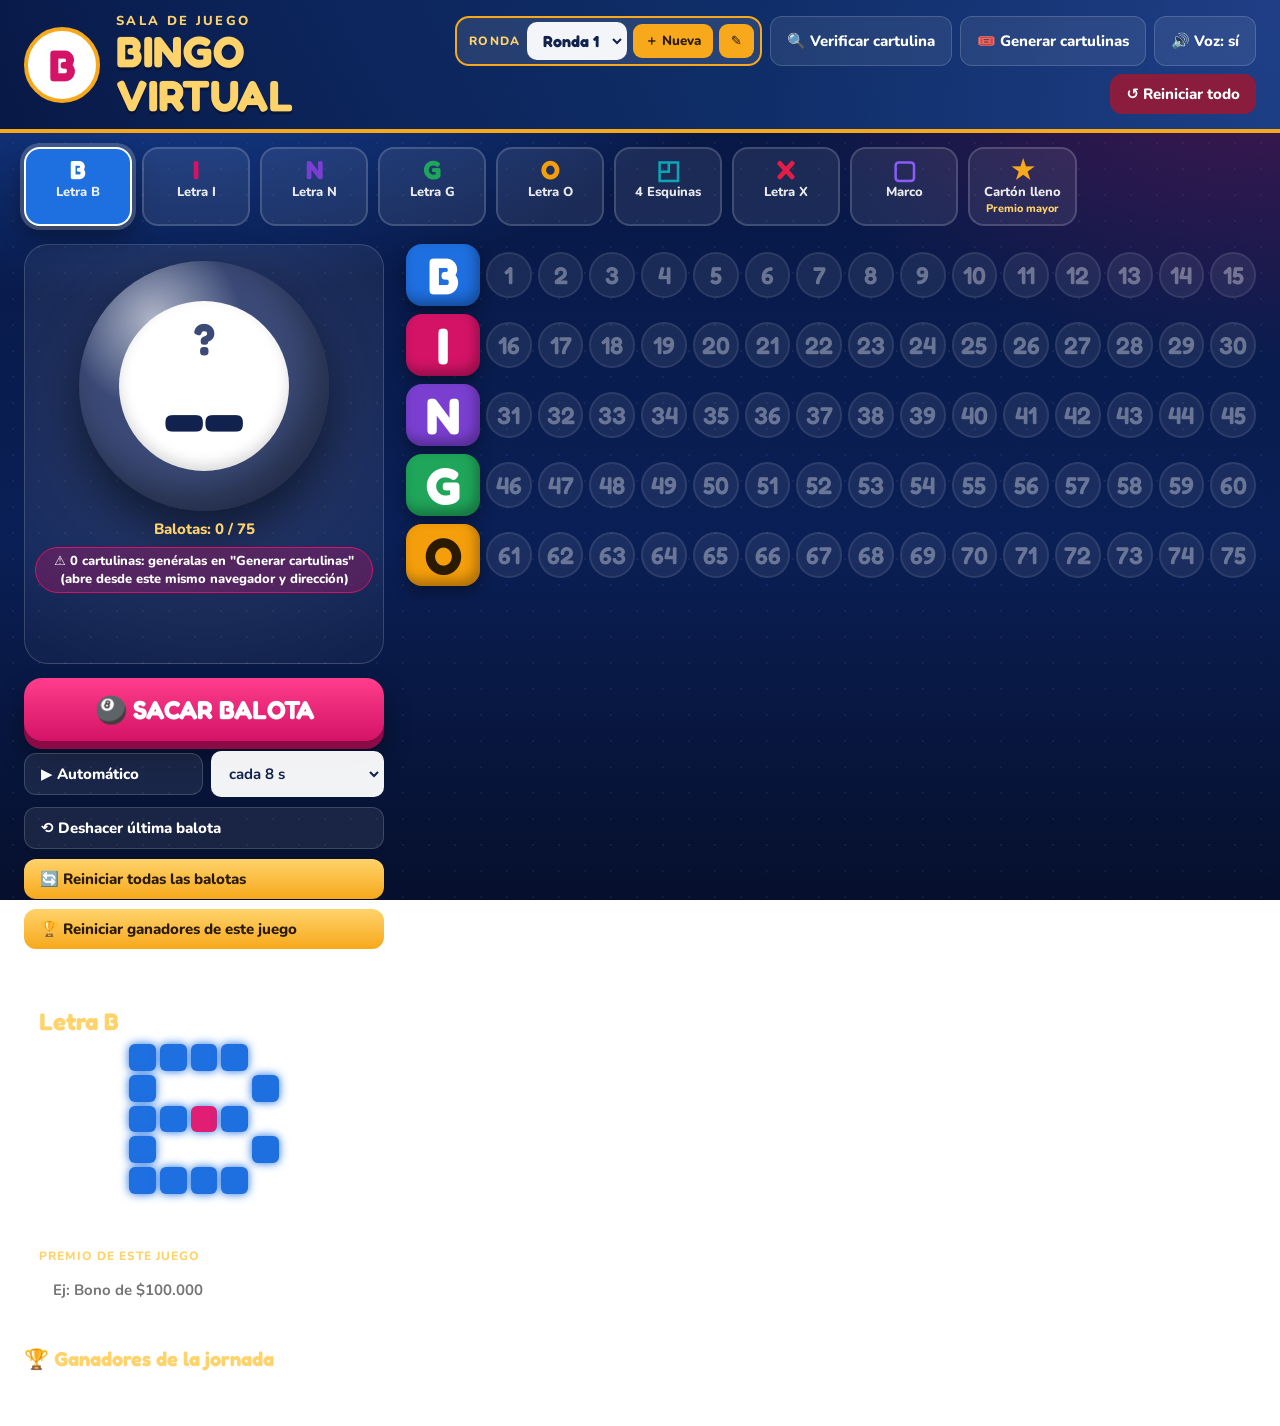
<file: index.html>
<!DOCTYPE html>
<html lang="es">
<head>
<meta charset="utf-8">
<meta name="viewport" content="width=device-width, initial-scale=1">
<title>Bingo Virtual</title>
<link rel="stylesheet" href="styles.css">
</head>
<body>
<header class="top">
  <div class="brand">
    <div class="logo-slot" id="logoSlot" title="Clic para subir tu logo">B</div>
    <div>
      <div class="club">SALA DE JUEGO</div>
      <h1>BINGO VIRTUAL</h1>
    </div>
  </div>
  <nav class="top-actions">
    <div id="roundPick"></div>
    <button class="btn ghost" id="btnVerify">🔍 Verificar cartulina</button>
    <a class="btn ghost" href="cartulinas.html" target="_blank">🎟️ Generar cartulinas</a>
    <button class="btn ghost" id="btnSound">🔊 Voz: sí</button>
    <button class="btn danger" id="btnNew">↺ Reiniciar todo</button>
  </nav>
</header>

<section class="games" id="games"></section>

<main class="stage">
  <aside class="left">
    <div class="ball-wrap">
      <div class="ball empty" id="ball"><div class="inner"><div class="l" id="bl">?</div><div class="n" id="bn">--</div></div></div>
      <div class="counter" id="counter">Balotas: 0 / 75</div>
      <div class="cardcount" id="cardCount"></div>
      <div class="last" id="last"></div>
    </div>
    <div class="controls">
      <button class="btn btn-draw" id="btnDraw">🎱 SACAR BALOTA</button>
      <div class="row2">
        <button class="btn ghost" id="btnAuto">▶ Automático</button>
        <select id="interval" title="Segundos entre balotas">
          <option value="1">⚡ rápido (prueba)</option><option value="5">cada 5 s</option><option value="8">cada 8 s</option>
          <option value="10">cada 10 s</option><option value="15">cada 15 s</option>
        </select>
      </div>
      <button class="btn ghost" id="btnUndo">⟲ Deshacer última balota</button>
      <button class="btn gold" id="btnResetBalls">🔄 Reiniciar todas las balotas</button>
      <button class="btn gold" id="btnResetWins">🏆 Reiniciar ganadores de este juego</button>
      <div style="text-align:center" class="muted">Tecla <b>Espacio</b> = sacar balota</div>
    </div>
    <div class="card-box">
      <div class="gname"><h3 id="gTitle">Letra B</h3><span id="gSub"></span></div>
      <div class="pattern" id="pattern"></div>
      <button class="btn ghost small" id="btnShowShape" style="width:100%;justify-content:center;margin-bottom:6px">👁 Ver figura en grande</button>
      <label class="lab" for="prize">PREMIO DE ESTE JUEGO</label>
      <input type="text" id="prize" placeholder="Ej: Bono de $100.000">
    </div>
  </aside>
  <section class="board" id="board"></section>
</main>

<section class="history">
  <h3>🏆 Ganadores de la jornada</h3>
  <div class="hlist" id="hlist"></div>
</section>

<!-- Ganadores -->
<div class="overlay" id="winOverlay">
  <canvas id="confetti"></canvas>
  <div class="modal">
    <h2>¡BINGO!</h2>
    <div class="gsub" id="winGame"></div>
    <div class="winners" id="winList"></div>
    <div class="btns">
      <button class="btn gold" id="btnNextReset">Siguiente juego con balotas nuevas ➜</button>
      <button class="btn ghost" id="btnNext">Siguiente juego (conservar balotas)</button>
      <button class="btn ghost" id="btnStay">Cerrar</button>
    </div>
  </div>
</div>

<!-- Figura del juego -->
<div class="overlay" id="gameOverlay">
  <div class="modal gpmodal">
    <button class="xbtn" id="gpClose" title="Cerrar">✕</button>
    <div class="gpkicker">NUEVO JUEGO</div>
    <h2 id="gpTitle"></h2>
    <div class="gsub" id="gpPrize"></div>
    <div class="bigpattern" id="gpGrid"></div>
    <div class="muted" style="margin-top:14px">Hay que completar las casillas de colores para cantar BINGO</div>
  </div>
</div>

<!-- Verificar -->
<div class="overlay" id="verOverlay">
  <div class="modal">
    <h2 style="font-size:38px">Verificar cartulina</h2>
    <div class="row2" style="margin-top:12px">
      <input type="number" id="verNum" min="1" placeholder="Número de cartulina">
      <button class="btn gold" id="verGo" style="flex:none">Buscar</button>
      <button class="btn ghost" id="verClose" style="flex:none">Cerrar</button>
    </div>
    <div id="verRes"></div>
  </div>
</div>

<script src="shared.js"></script>
<script src="host.js"></script>
</body>
</html>
</file>
<file: styles.css>
@import url('https://fonts.googleapis.com/css2?family=Fredoka:wght@500;600;700&family=Nunito:wght@500;700;800&display=swap');

:root {
  --navy: #071641; --navy2: #0d2a6b; --blue: #17458f;
  --gold: #f7a81b; --gold2: #ffd36b; --cran: #d41367;
  --cream: #fff8e7; --ink: #10224d;
  --panel: rgba(255, 255, 255, .08); --line: rgba(255, 255, 255, .16);
  --display: 'Fredoka', 'Nunito', 'Segoe UI', sans-serif;
}
* { box-sizing: border-box; }
html, body { margin: 0; }
body {
  font-family: 'Nunito', 'Segoe UI', system-ui, sans-serif;
  color: #fff; min-height: 100vh;
  background:
    radial-gradient(1100px 650px at 12% -10%, #1f58c2 0%, transparent 60%),
    radial-gradient(900px 600px at 100% 0, rgba(212, 19, 103, .35) 0%, transparent 60%),
    radial-gradient(rgba(255, 255, 255, .05) 1.5px, transparent 1.5px) 0 0 / 26px 26px,
    linear-gradient(180deg, #071641, #0a1f55 60%, #060f2c);
  background-attachment: fixed;
}
h1, h2, h3 { font-family: var(--display); margin: 0; }
button, select, input { font-family: inherit; }

/* Encabezado */
.top { display: flex; align-items: center; justify-content: space-between; gap: 16px; padding: 12px 24px; border-bottom: 4px solid var(--gold); background: linear-gradient(90deg, rgba(7, 22, 65, .9), rgba(23, 69, 143, .85)); }
.brand { display: flex; align-items: center; gap: 16px; }
.logo-slot { width: 76px; height: 76px; border-radius: 50%; background: #fff; border: 4px solid var(--gold); display: grid; place-items: center; overflow: hidden; cursor: pointer; flex: none; color: var(--cran); font: 700 44px var(--display); }
.logo-slot img { width: 100%; height: 100%; object-fit: contain; padding: 6px; }
.club { font-weight: 800; letter-spacing: .18em; font-size: 13px; color: var(--gold2); }
.top h1 { font-size: clamp(28px, 3.4vw, 46px); line-height: 1; color: var(--gold2); text-shadow: 0 3px 0 rgba(0, 0, 0, .3); }
.top-actions { display: flex; flex-wrap: wrap; gap: 8px; justify-content: flex-end; }

.btn { border: 0; border-radius: 12px; padding: 10px 16px; font-weight: 800; font-size: 15px; cursor: pointer; color: #fff; background: var(--cran); text-decoration: none; display: inline-flex; align-items: center; gap: 6px; transition: transform .1s, filter .15s; }
.btn:hover { filter: brightness(1.1); transform: translateY(-1px); }
.btn:disabled { opacity: .5; cursor: not-allowed; transform: none; }
.btn.ghost { background: var(--panel); border: 1px solid var(--line); }
.btn.gold { background: linear-gradient(180deg, var(--gold2), var(--gold)); color: #2a1a00; }
.btn.small { padding: 6px 10px; font-size: 13px; border-radius: 9px; }
.btn.danger { background: #8a1c3d; }

/* Selector de juegos */
.games { display: flex; flex-wrap: wrap; gap: 10px; padding: 14px 24px 4px; }
.chip { position: relative; display: flex; flex-direction: column; align-items: center; min-width: 108px; padding: 8px 14px; border-radius: 16px; background: var(--panel); border: 2px solid var(--line); color: #fff; cursor: pointer; font-weight: 800; transition: .15s; }
.chip:hover { transform: translateY(-2px); }
.chip .tag { font: 700 26px/1 var(--display); color: var(--c); }
.chip .lbl { font-size: 13px; opacity: .9; }
.chip .sub { font-size: 11px; color: var(--gold2); }
.chip.active { background: var(--c); border-color: #fff; box-shadow: 0 0 0 4px rgba(255, 255, 255, .2), 0 10px 26px rgba(0, 0, 0, .4); }
.chip.active .tag { color: #fff; }
.chip.done::after { content: '✔'; position: absolute; top: -8px; right: -6px; width: 24px; height: 24px; border-radius: 50%; background: #1fa65a; display: grid; place-items: center; font-size: 13px; border: 2px solid #fff; }

/* Escenario */
.stage { display: grid; grid-template-columns: 360px 1fr; gap: 22px; padding: 14px 24px; align-items: start; }
.left { display: flex; flex-direction: column; gap: 14px; align-items: center; }
.card-box { width: 100%; background: var(--panel); border: 1px solid var(--line); border-radius: 20px; padding: 14px; }
.ball-wrap { width: 100%; display: flex; flex-direction: column; align-items: center; gap: 8px; padding: 16px 10px; background: radial-gradient(circle at 50% 40%, rgba(255, 255, 255, .14), rgba(255, 255, 255, .03)); border-radius: 24px; border: 1px solid var(--line); }
.ball { --bc: #888; --bi: #fff; width: 250px; height: 250px; border-radius: 50%; display: grid; place-items: center; background: radial-gradient(circle at 30% 24%, rgba(255, 255, 255, .6), transparent 34%), var(--bc); box-shadow: inset -16px -20px 36px rgba(0, 0, 0, .38), 0 22px 46px rgba(0, 0, 0, .5); }
.ball .inner { width: 68%; height: 68%; border-radius: 50%; background: #fff; color: var(--ink); display: flex; flex-direction: column; align-items: center; justify-content: center; line-height: 1; box-shadow: inset 0 -6px 14px rgba(0, 0, 0, .15); }
.ball .l { font: 700 44px var(--display); color: var(--bc); }
.ball .n { font: 700 100px/0.95 var(--display); }
.ball.empty { --bc: #3b4a77; }
.ball.spin { animation: shake .14s infinite; }
.ball.pop { animation: pop .7s cubic-bezier(.2, 1.6, .4, 1); }
@keyframes shake { 0% { transform: translate(0, 0) rotate(0) } 25% { transform: translate(6px, -5px) rotate(5deg) } 50% { transform: translate(-6px, 4px) rotate(-5deg) } 75% { transform: translate(4px, 6px) rotate(3deg) } 100% { transform: translate(0, 0) rotate(0) } }
@keyframes pop { 0% { transform: scale(.3) rotate(-25deg) } 60% { transform: scale(1.14) rotate(4deg) } 100% { transform: scale(1) rotate(0) } }
.counter { font-weight: 800; color: var(--gold2); font-size: 15px; }
.last { display: flex; gap: 8px; min-height: 46px; justify-content: center; flex-wrap: wrap; }
.mini { width: 44px; height: 44px; border-radius: 50%; background: var(--bc); color: #fff; display: grid; place-items: center; font: 700 17px/1 var(--display); box-shadow: inset -3px -4px 8px rgba(0, 0, 0, .3); }
.mini.o { color: #2a1a00; }
.controls { display: flex; flex-direction: column; gap: 10px; width: 100%; }
.btn-draw { font: 700 26px var(--display); padding: 16px; border-radius: 18px; justify-content: center; background: linear-gradient(180deg, #ff3d8b, var(--cran)); box-shadow: 0 8px 0 #8a0b45, 0 16px 26px rgba(0, 0, 0, .4); }
.btn-draw:active { transform: translateY(4px); box-shadow: 0 4px 0 #8a0b45; }
.row2 { display: flex; gap: 8px; align-items: center; }
.row2 > * { flex: 1; }
select, input[type=text], input[type=number], input[type=search] { background: rgba(255, 255, 255, .95); color: var(--ink); border: 2px solid transparent; border-radius: 10px; padding: 10px 12px; font-size: 15px; font-weight: 700; width: 100%; }
select:focus, input:focus { outline: none; border-color: var(--gold); }
.gname { display: flex; align-items: baseline; justify-content: space-between; gap: 8px; margin-bottom: 8px; }
.gname h3 { font-size: 24px; color: var(--gold2); }
.gname span { font-size: 12px; font-weight: 800; color: #fff; background: var(--cran); padding: 2px 8px; border-radius: 99px; }
.pattern { display: grid; grid-template-columns: repeat(5, 1fr); gap: 4px; width: 150px; margin: 0 auto 10px; }
.pattern i { aspect-ratio: 1; border-radius: 6px; background: rgba(255, 255, 255, .12); }
.pattern i.on { background: var(--c, var(--gold)); box-shadow: 0 0 10px var(--c, var(--gold)); }
.pattern i.free { background: #e11d74; }
label.lab { display: block; font-size: 12px; font-weight: 800; letter-spacing: .08em; color: var(--gold2); margin: 6px 0 4px; }

/* Tablero */
.board { display: flex; flex-direction: column; gap: 8px; }
.brow { display: grid; grid-template-columns: 74px repeat(15, 1fr); gap: 6px; align-items: center; }
.bl { height: 100%; min-height: 60px; border-radius: 16px; display: grid; place-items: center; background: var(--bc); color: var(--bi); font: 700 clamp(34px, 4vw, 58px) var(--display); box-shadow: inset -4px -6px 12px rgba(0, 0, 0, .3), 0 6px 14px rgba(0, 0, 0, .35); }
.bn { aspect-ratio: 1; border-radius: 50%; display: grid; place-items: center; font: 600 clamp(15px, 1.9vw, 30px) var(--display); background: rgba(255, 255, 255, .07); color: rgba(255, 255, 255, .35); border: 2px solid rgba(255, 255, 255, .08); transition: .3s; }
.bn.called { background: var(--bc); color: var(--bi); border-color: #fff; box-shadow: inset -3px -4px 8px rgba(0, 0, 0, .3), 0 0 14px var(--bc); }
.bn.latest { animation: glow 1s infinite alternate; transform: scale(1.12); z-index: 2; }
@keyframes glow { from { box-shadow: 0 0 6px #fff, 0 0 14px var(--bc) } to { box-shadow: 0 0 22px #fff, 0 0 40px var(--bc) } }

/* Historial */
.history { padding: 6px 24px 28px; }
.history h3 { font-size: 20px; color: var(--gold2); margin-bottom: 8px; }
.hlist { display: flex; flex-wrap: wrap; gap: 10px; }
.hitem { background: var(--panel); border: 1px solid var(--line); border-left: 6px solid var(--c); border-radius: 12px; padding: 8px 14px; min-width: 210px; }
.hitem b { font-family: var(--display); font-size: 16px; }
.hitem div { font-size: 14px; }
.muted { opacity: .65; font-size: 14px; }

/* Modales */
.overlay { position: fixed; inset: 0; z-index: 50; display: none; place-items: center; background: rgba(3, 9, 30, .82); backdrop-filter: blur(4px); padding: 20px; overflow: auto; }
.overlay.show { display: grid; }
.modal { position: relative; z-index: 2; background: linear-gradient(160deg, #12337c, #0a1f55); border: 3px solid var(--gold); border-radius: 26px; padding: 26px 30px; width: min(780px, 100%); box-shadow: 0 30px 80px rgba(0, 0, 0, .6); text-align: center; }
.modal h2 { font-size: clamp(34px, 5vw, 64px); color: var(--gold2); text-shadow: 0 4px 0 rgba(0, 0, 0, .3); }
.modal .gsub { font: 700 24px var(--display); margin: 4px 0 14px; }
.winners { display: flex; flex-direction: column; gap: 12px; margin: 12px 0 18px; }
.winner { display: flex; align-items: center; gap: 18px; background: #fff; color: var(--ink); border-radius: 18px; padding: 14px 20px; text-align: left; animation: pop .6s both; }
.winner .num { font: 700 46px var(--display); color: #fff; background: var(--cran); border-radius: 14px; padding: 4px 16px; white-space: nowrap; }
.winner .who { font: 700 30px/1.1 var(--display); }
.winner .sell { font-size: 17px; font-weight: 700; color: #5a6a94; }
.modal .btns { display: flex; gap: 10px; justify-content: center; flex-wrap: wrap; }
#confetti { position: fixed; inset: 0; z-index: 1; pointer-events: none; }
.verify-body { display: flex; gap: 20px; margin-top: 14px; text-align: left; flex-wrap: wrap; justify-content: center; }
.verify-body canvas { width: 280px; border-radius: 12px; box-shadow: 0 8px 24px rgba(0, 0, 0, .5); }
.vinfo { flex: 1; min-width: 240px; display: flex; flex-direction: column; gap: 8px; }
.vinfo .tagrow { display: flex; gap: 6px; flex-wrap: wrap; }
.vtag { padding: 4px 10px; border-radius: 99px; font-weight: 800; font-size: 13px; background: var(--panel); border: 1px solid var(--line); }
.vtag.ok { background: #1fa65a; border-color: #fff; }
.toast { position: fixed; bottom: 24px; left: 50%; transform: translateX(-50%); background: #fff; color: var(--ink); padding: 12px 22px; border-radius: 14px; font-weight: 800; z-index: 90; box-shadow: 0 10px 30px rgba(0, 0, 0, .5); }

/* Generador */
.wrap { max-width: 1400px; margin: 0 auto; padding: 20px 24px 40px; display: flex; flex-direction: column; gap: 22px; }
.panel { background: var(--panel); border: 1px solid var(--line); border-radius: 22px; padding: 20px; }
.panel h2 { font-size: 26px; color: var(--gold2); margin-bottom: 12px; }
.formgrid { display: grid; grid-template-columns: repeat(auto-fit, minmax(210px, 1fr)); gap: 14px; align-items: end; }
.formgrid .full { grid-column: 1 / -1; display: flex; gap: 10px; flex-wrap: wrap; }
.tiles { display: grid; grid-template-columns: repeat(auto-fill, minmax(190px, 1fr)); gap: 14px; margin-top: 16px; }
.tile { background: rgba(0, 0, 0, .25); border-radius: 14px; padding: 8px; display: flex; flex-direction: column; gap: 6px; align-items: stretch; }
.tile canvas { width: 100%; border-radius: 8px; display: block; }
.tile .cap { font-weight: 800; font-size: 13px; text-align: center; }
.tabs-info { display: flex; flex-wrap: wrap; gap: 8px; margin: 8px 0 12px; }
.tbl-wrap { overflow: auto; max-height: 520px; border-radius: 12px; }
table { width: 100%; border-collapse: collapse; font-size: 15px; }
th, td { padding: 8px 12px; text-align: left; border-bottom: 1px solid var(--line); }
th { position: sticky; top: 0; background: #0d2a6b; color: var(--gold2); font-family: var(--display); }
td.actions { display: flex; gap: 6px; flex-wrap: wrap; }
.toolbar { display: flex; gap: 10px; flex-wrap: wrap; align-items: center; margin-bottom: 12px; }
.toolbar input[type=search] { max-width: 320px; }

@media (max-width: 1100px) {
  .stage { grid-template-columns: 1fr; }
  .left { flex-direction: row; flex-wrap: wrap; justify-content: center; }
  .left > * { max-width: 360px; }
}

.cardcount { font-size: 13px; font-weight: 800; background: rgba(31, 166, 90, .25); border: 1px solid #1fa65a; border-radius: 99px; padding: 4px 12px; text-align: center; }
.cardcount.warn { background: rgba(212, 19, 103, .3); border-color: var(--cran); }

/* Figura del juego en grande */
.gpmodal { width: min(720px, 100%); }
.gpkicker { font-weight: 800; letter-spacing: .3em; color: #fff; opacity: .8; font-size: 14px; }
.xbtn { position: absolute; top: 14px; right: 14px; width: 46px; height: 46px; border-radius: 50%; border: 2px solid #fff; background: var(--cran); color: #fff; font: 700 24px var(--display); cursor: pointer; line-height: 1; }
.xbtn:hover { filter: brightness(1.15); transform: scale(1.08); }
.bigpattern { display: grid; grid-template-columns: repeat(5, 1fr); gap: 10px; width: min(480px, 100%); margin: 6px auto 0; }
.bph { aspect-ratio: 1.6; border-radius: 14px; display: grid; place-items: center; font: 700 clamp(26px, 5vw, 44px) var(--display); box-shadow: inset -3px -4px 8px rgba(0, 0, 0, .25); }
.bpc { aspect-ratio: 1; border-radius: 16px; background: rgba(255, 255, 255, .1); border: 2px solid rgba(255, 255, 255, .12); display: grid; place-items: center; font-size: 34px; color: #ffd36b; }
.bpc.on { background: var(--c); border-color: #fff; box-shadow: 0 0 22px var(--c), inset -4px -5px 10px rgba(0, 0, 0, .3); animation: pulse 1.2s infinite alternate; }
.bpc.free { background: #e11d74; border-color: #fff; }
@keyframes pulse { from { transform: scale(1) } to { transform: scale(1.06) } }

/* X de cerrar más grande y con área de clic ampliada */
.xbtn { top: 12px; right: 12px; width: 68px; height: 68px; font-size: 34px; border-width: 3px; z-index: 5; }
.xbtn::after { content: ''; position: absolute; inset: -16px; border-radius: 50%; }

/* Rondas y copias */
.roundpick { display: flex; align-items: center; gap: 6px; background: rgba(255, 255, 255, .1); border: 2px solid var(--gold); border-radius: 14px; padding: 4px 6px 4px 12px; }
.roundpick .rl { font-weight: 800; font-size: 12px; letter-spacing: .12em; color: var(--gold2); }
.roundpick select { width: auto; padding: 6px 10px; font-family: var(--display); font-size: 16px; }
.rbtn { border: 0; border-radius: 9px; padding: 8px 12px; font-weight: 800; cursor: pointer; background: var(--gold); color: #2a1a00; }
.rbtn:hover { filter: brightness(1.1); }
.blist { display: flex; flex-direction: column; gap: 8px; max-height: 360px; overflow: auto; }
.brow2 { display: flex; justify-content: space-between; align-items: center; gap: 12px; background: var(--panel); border: 1px solid var(--line); border-radius: 12px; padding: 10px 14px; }
</file>
